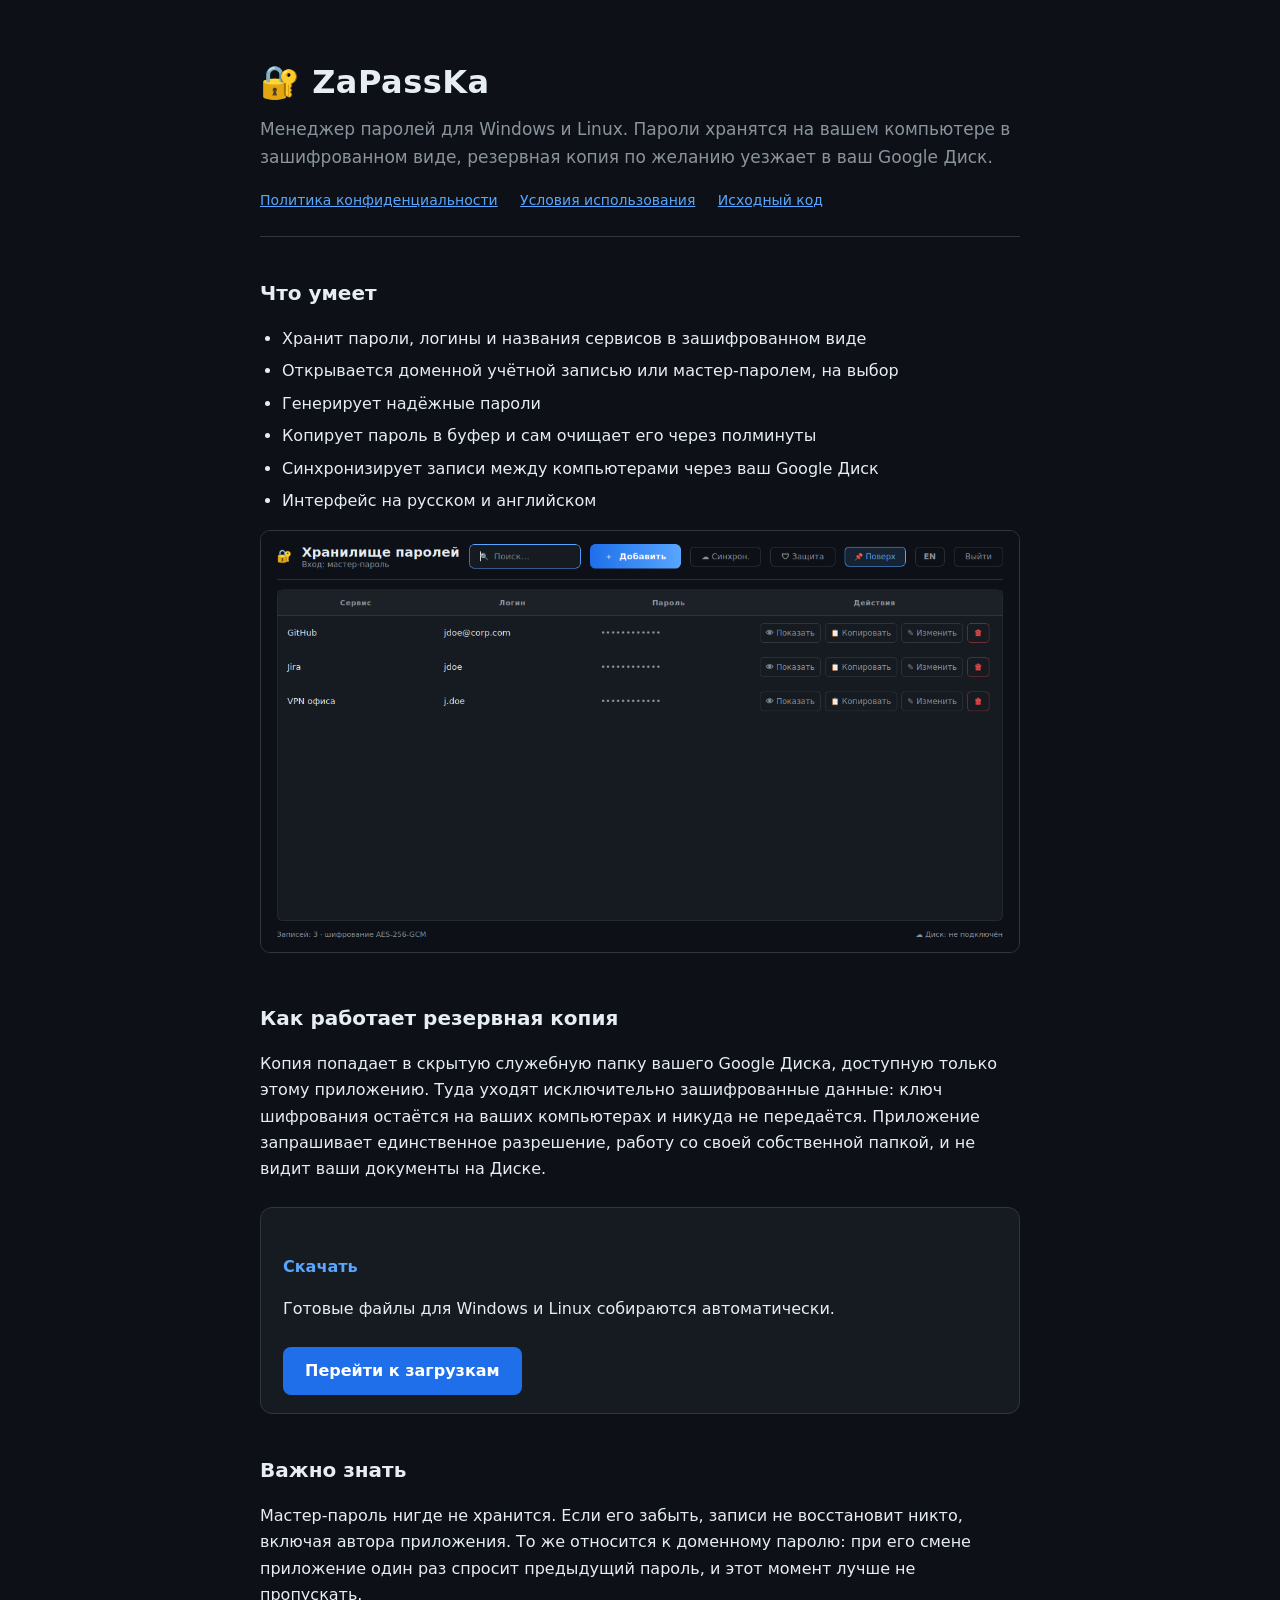
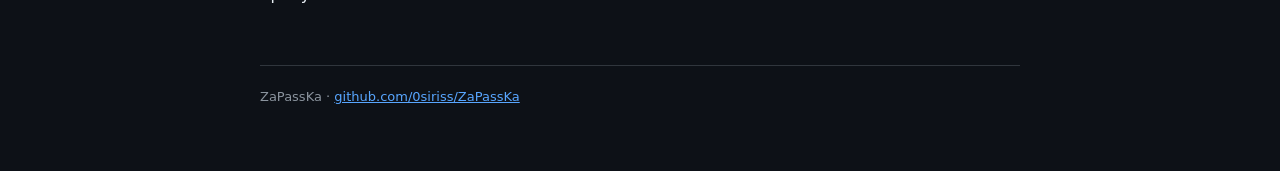
<file: docs/index.html>
<!doctype html>
<html lang="ru">
<head>
<meta charset="utf-8">
<meta name="viewport" content="width=device-width, initial-scale=1">
<title>ZaPassKa — менеджер паролей</title>
<link rel="stylesheet" href="style.css">
</head>
<body>
<main>
  <header>
    <h1>🔐 ZaPassKa</h1>
    <p class="lead">Менеджер паролей для Windows и Linux. Пароли хранятся на
      вашем компьютере в зашифрованном виде, резервная копия по желанию уезжает
      в ваш Google Диск.</p>
    <nav>
      <a href="privacy.html">Политика конфиденциальности</a>
      <a href="terms.html">Условия использования</a>
      <a href="https://github.com/0siriss/ZaPassKa">Исходный код</a>
    </nav>
  </header>

  <h2>Что умеет</h2>
  <ul>
    <li>Хранит пароли, логины и названия сервисов в зашифрованном виде</li>
    <li>Открывается доменной учётной записью или мастер-паролем, на выбор</li>
    <li>Генерирует надёжные пароли</li>
    <li>Копирует пароль в буфер и сам очищает его через полминуты</li>
    <li>Синхронизирует записи между компьютерами через ваш Google Диск</li>
    <li>Интерфейс на русском и английском</li>
  </ul>

  <img src="screenshots/vault.png" alt="Окно хранилища">

  <h2>Как работает резервная копия</h2>
  <p>Копия попадает в скрытую служебную папку вашего Google Диска, доступную
    только этому приложению. Туда уходят исключительно зашифрованные данные:
    ключ шифрования остаётся на ваших компьютерах и никуда не передаётся.
    Приложение запрашивает единственное разрешение, работу со своей
    собственной папкой, и не видит ваши документы на Диске.</p>

  <div class="card">
    <h3>Скачать</h3>
    <p>Готовые файлы для Windows и Linux собираются автоматически.</p>
    <a class="btn" href="https://github.com/0siriss/ZaPassKa/releases">Перейти к загрузкам</a>
  </div>

  <h2>Важно знать</h2>
  <p>Мастер-пароль нигде не хранится. Если его забыть, записи не восстановит
    никто, включая автора приложения. То же относится к доменному паролю: при
    его смене приложение один раз спросит предыдущий пароль, и этот момент
    лучше не пропускать.</p>

  <footer>
    ZaPassKa · <a href="https://github.com/0siriss/ZaPassKa">github.com/0siriss/ZaPassKa</a>
  </footer>
</main>
</body>
</html>
</file>
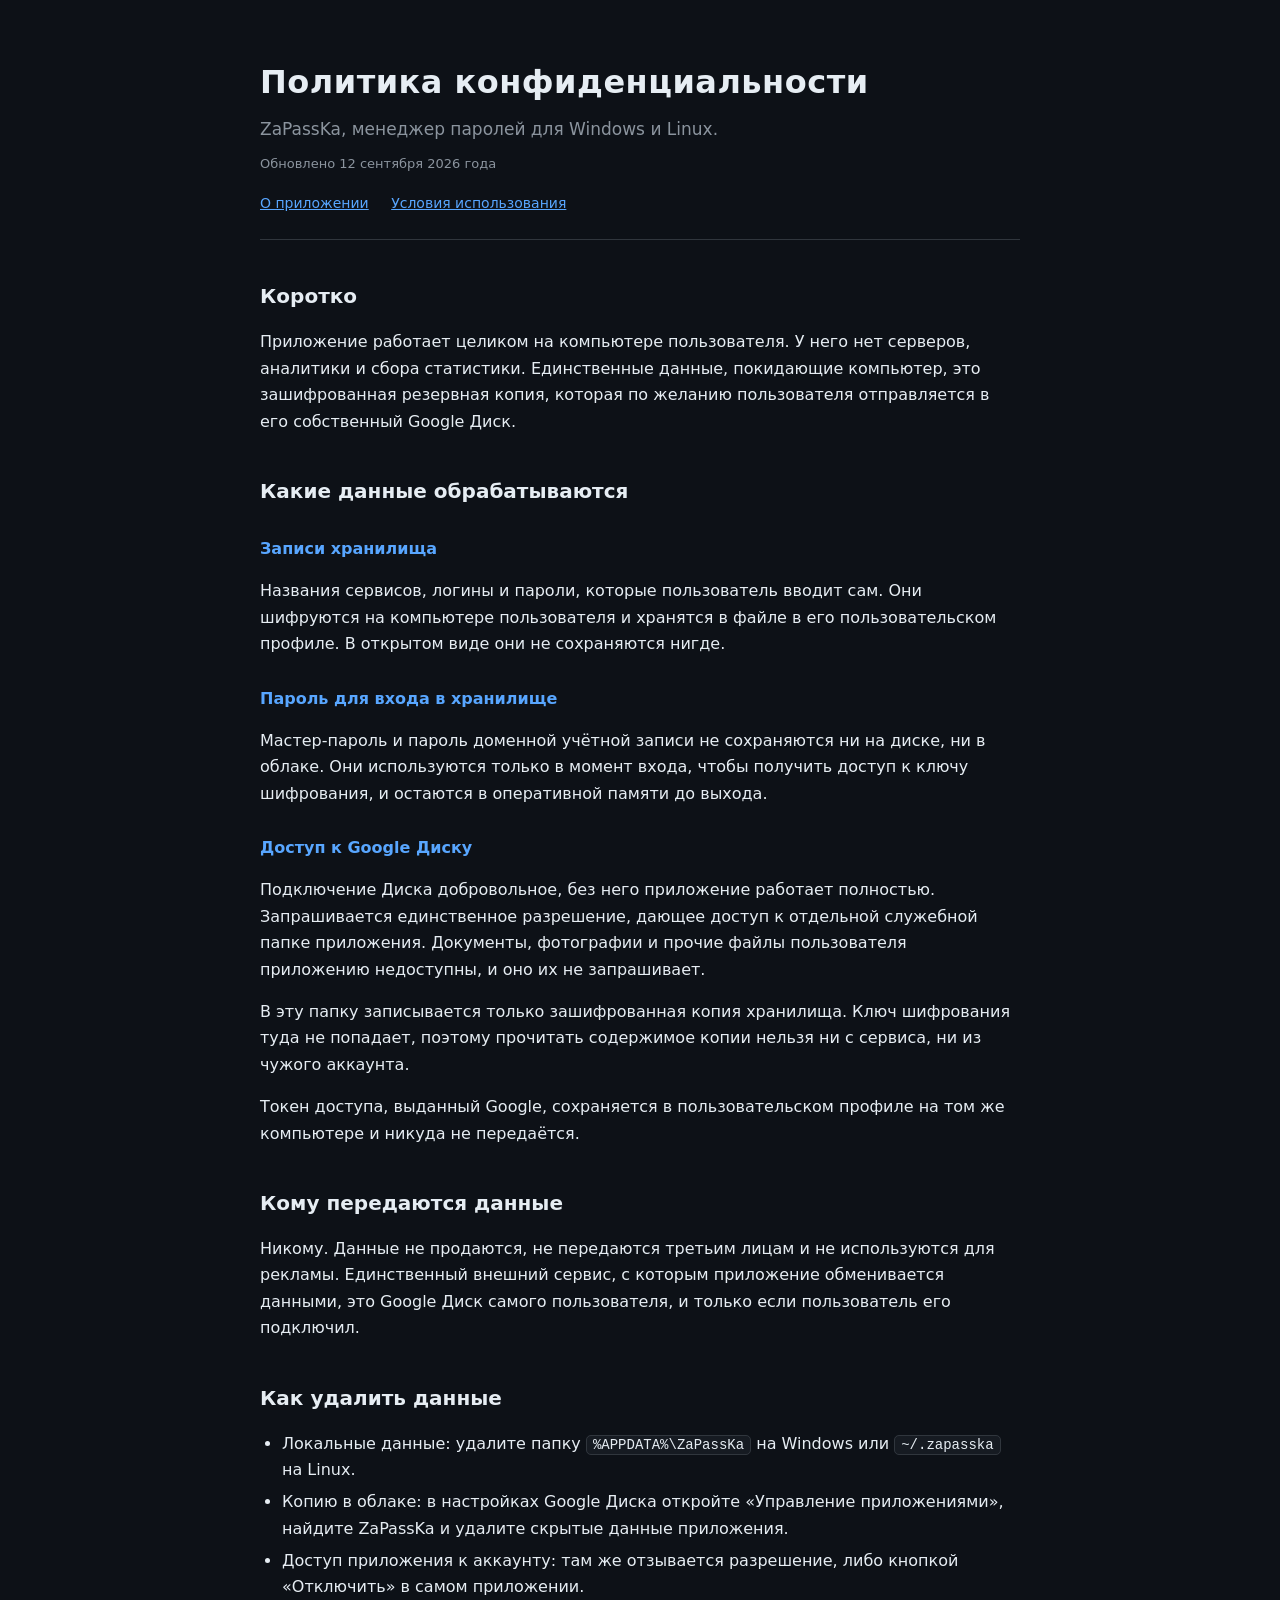
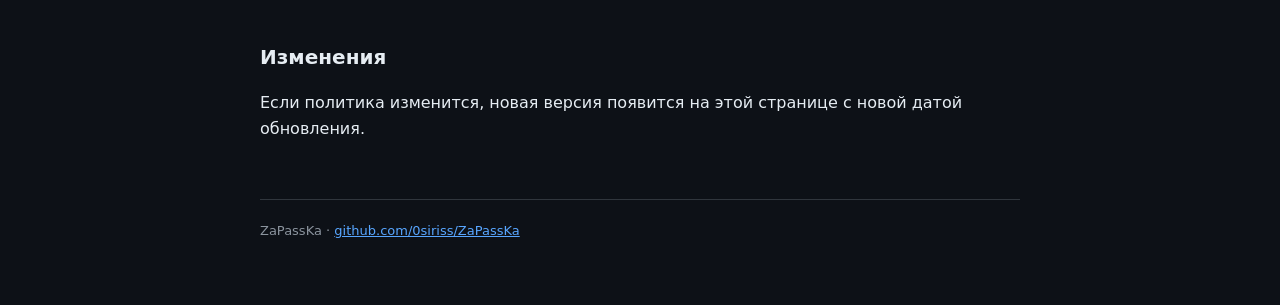
<file: docs/privacy.html>
<!doctype html>
<html lang="ru">
<head>
<meta charset="utf-8">
<meta name="viewport" content="width=device-width, initial-scale=1">
<title>Политика конфиденциальности — ZaPassKa</title>
<link rel="stylesheet" href="style.css">
</head>
<body>
<main>
  <header>
    <h1>Политика конфиденциальности</h1>
    <p class="lead">ZaPassKa, менеджер паролей для Windows и Linux.</p>
    <p class="updated">Обновлено 12 сентября 2026 года</p>
    <nav>
      <a href="index.html">О приложении</a>
      <a href="terms.html">Условия использования</a>
    </nav>
  </header>

  <h2>Коротко</h2>
  <p>Приложение работает целиком на компьютере пользователя. У него нет
    серверов, аналитики и сбора статистики. Единственные данные, покидающие
    компьютер, это зашифрованная резервная копия, которая по желанию
    пользователя отправляется в его собственный Google Диск.</p>

  <h2>Какие данные обрабатываются</h2>
  <h3>Записи хранилища</h3>
  <p>Названия сервисов, логины и пароли, которые пользователь вводит сам. Они
    шифруются на компьютере пользователя и хранятся в файле в его
    пользовательском профиле. В открытом виде они не сохраняются нигде.</p>

  <h3>Пароль для входа в хранилище</h3>
  <p>Мастер-пароль и пароль доменной учётной записи не сохраняются ни на диске,
    ни в облаке. Они используются только в момент входа, чтобы получить доступ
    к ключу шифрования, и остаются в оперативной памяти до выхода.</p>

  <h3>Доступ к Google Диску</h3>
  <p>Подключение Диска добровольное, без него приложение работает полностью.
    Запрашивается единственное разрешение, дающее доступ к отдельной служебной
    папке приложения. Документы, фотографии и прочие файлы пользователя
    приложению недоступны, и оно их не запрашивает.</p>
  <p>В эту папку записывается только зашифрованная копия хранилища. Ключ
    шифрования туда не попадает, поэтому прочитать содержимое копии нельзя ни
    с сервиса, ни из чужого аккаунта.</p>
  <p>Токен доступа, выданный Google, сохраняется в пользовательском профиле на
    том же компьютере и никуда не передаётся.</p>

  <h2>Кому передаются данные</h2>
  <p>Никому. Данные не продаются, не передаются третьим лицам и не
    используются для рекламы. Единственный внешний сервис, с которым
    приложение обменивается данными, это Google Диск самого пользователя, и
    только если пользователь его подключил.</p>

  <h2>Как удалить данные</h2>
  <ul>
    <li>Локальные данные: удалите папку <code>%APPDATA%\ZaPassKa</code> на
      Windows или <code>~/.zapasska</code> на Linux.</li>
    <li>Копию в облаке: в настройках Google Диска откройте «Управление
      приложениями», найдите ZaPassKa и удалите скрытые данные приложения.</li>
    <li>Доступ приложения к аккаунту: там же отзывается разрешение, либо
      кнопкой «Отключить» в самом приложении.</li>
  </ul>

  <h2>Изменения</h2>
  <p>Если политика изменится, новая версия появится на этой странице с новой
    датой обновления.</p>

  <footer>
    ZaPassKa · <a href="https://github.com/0siriss/ZaPassKa">github.com/0siriss/ZaPassKa</a>
  </footer>
</main>
</body>
</html>
</file>
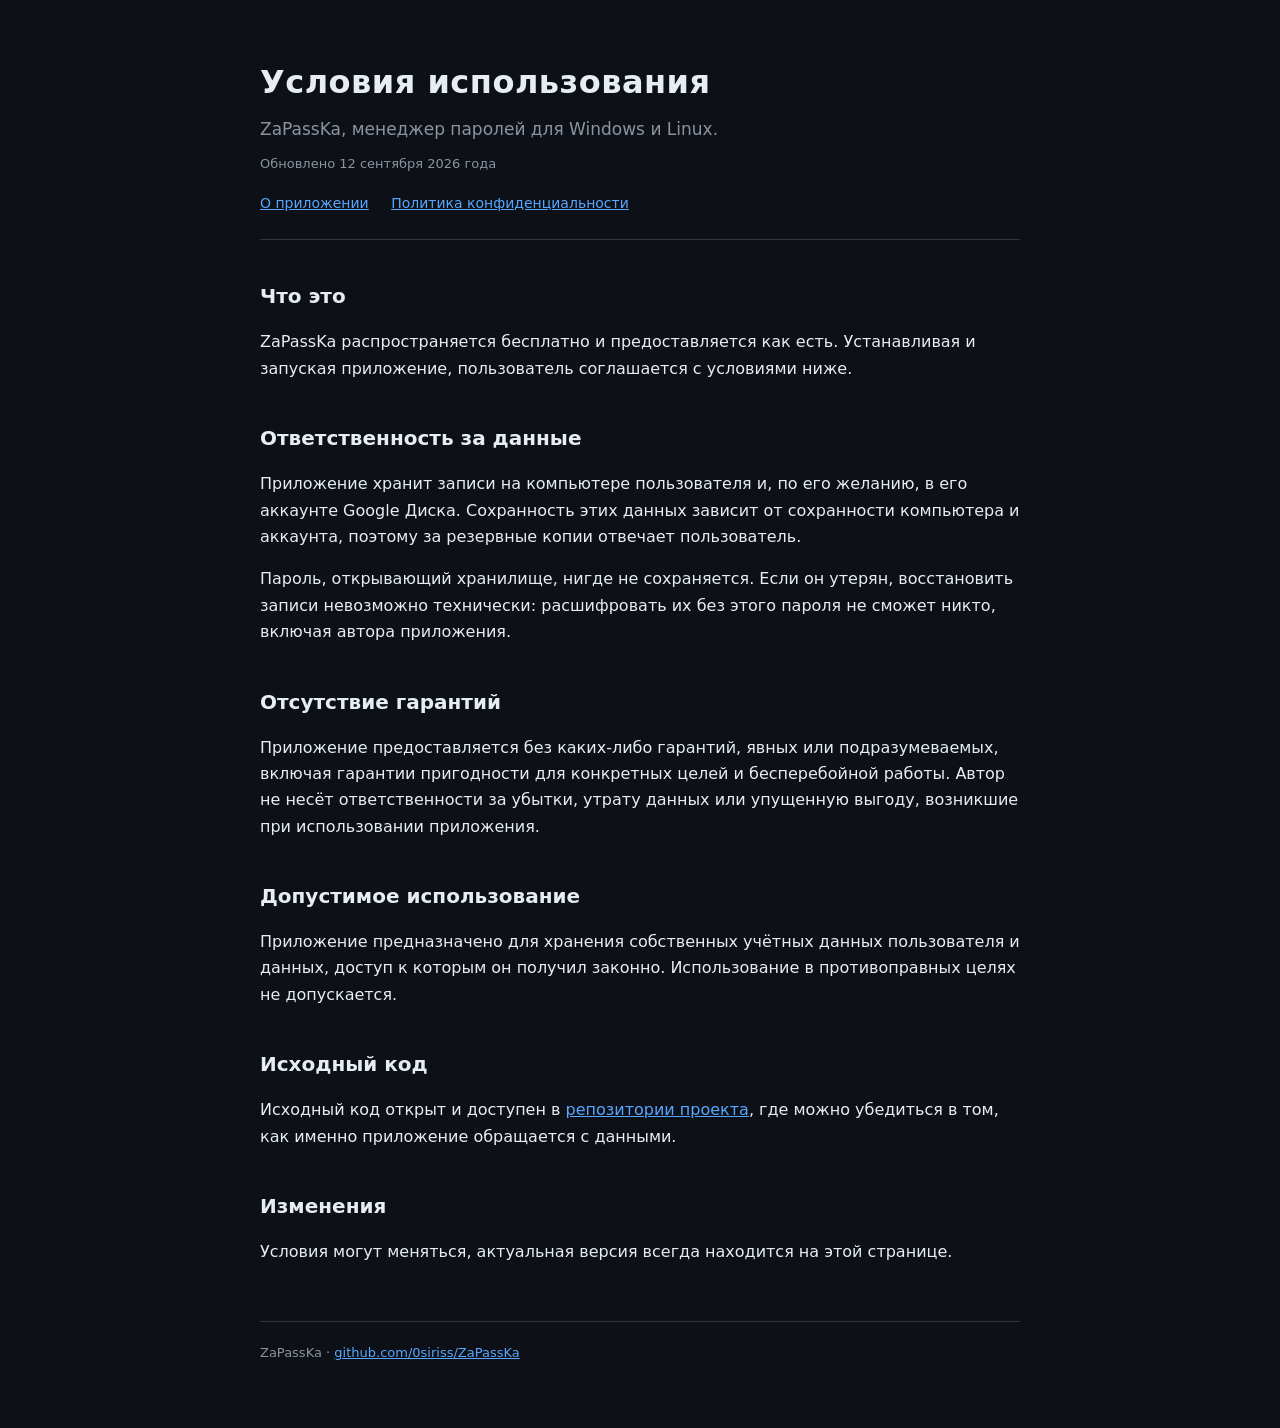
<file: docs/terms.html>
<!doctype html>
<html lang="ru">
<head>
<meta charset="utf-8">
<meta name="viewport" content="width=device-width, initial-scale=1">
<title>Условия использования — ZaPassKa</title>
<link rel="stylesheet" href="style.css">
</head>
<body>
<main>
  <header>
    <h1>Условия использования</h1>
    <p class="lead">ZaPassKa, менеджер паролей для Windows и Linux.</p>
    <p class="updated">Обновлено 12 сентября 2026 года</p>
    <nav>
      <a href="index.html">О приложении</a>
      <a href="privacy.html">Политика конфиденциальности</a>
    </nav>
  </header>

  <h2>Что это</h2>
  <p>ZaPassKa распространяется бесплатно и предоставляется как есть.
    Устанавливая и запуская приложение, пользователь соглашается с условиями
    ниже.</p>

  <h2>Ответственность за данные</h2>
  <p>Приложение хранит записи на компьютере пользователя и, по его желанию, в
    его аккаунте Google Диска. Сохранность этих данных зависит от сохранности
    компьютера и аккаунта, поэтому за резервные копии отвечает пользователь.</p>
  <p>Пароль, открывающий хранилище, нигде не сохраняется. Если он утерян,
    восстановить записи невозможно технически: расшифровать их без этого
    пароля не сможет никто, включая автора приложения.</p>

  <h2>Отсутствие гарантий</h2>
  <p>Приложение предоставляется без каких-либо гарантий, явных или
    подразумеваемых, включая гарантии пригодности для конкретных целей и
    бесперебойной работы. Автор не несёт ответственности за убытки, утрату
    данных или упущенную выгоду, возникшие при использовании приложения.</p>

  <h2>Допустимое использование</h2>
  <p>Приложение предназначено для хранения собственных учётных данных
    пользователя и данных, доступ к которым он получил законно. Использование
    в противоправных целях не допускается.</p>

  <h2>Исходный код</h2>
  <p>Исходный код открыт и доступен в
    <a href="https://github.com/0siriss/ZaPassKa">репозитории проекта</a>, где
    можно убедиться в том, как именно приложение обращается с данными.</p>

  <h2>Изменения</h2>
  <p>Условия могут меняться, актуальная версия всегда находится на этой
    странице.</p>

  <footer>
    ZaPassKa · <a href="https://github.com/0siriss/ZaPassKa">github.com/0siriss/ZaPassKa</a>
  </footer>
</main>
</body>
</html>
</file>
<file: docs/style.css>
:root {
    --bg: #0d1117;
    --panel: #161b22;
    --border: #30363d;
    --text: #e6edf3;
    --dim: #8b949e;
    --accent: #58a6ff;
}
* { box-sizing: border-box; }
body {
    margin: 0;
    padding: 0 20px 64px;
    background: var(--bg);
    color: var(--text);
    font-family: 'Segoe UI', system-ui, -apple-system, sans-serif;
    font-size: 16px;
    line-height: 1.65;
}
main { max-width: 760px; margin: 0 auto; }
header { padding: 56px 0 24px; border-bottom: 1px solid var(--border); }
h1 { font-size: 32px; margin: 0 0 6px; letter-spacing: 0.5px; }
h2 { font-size: 20px; margin: 40px 0 12px; }
h3 { font-size: 16px; margin: 28px 0 8px; color: var(--accent); }
p, li { color: var(--text); }
.lead { color: var(--dim); font-size: 17px; margin: 0; }
.updated { color: var(--dim); font-size: 13px; margin-top: 10px; }
a { color: var(--accent); }
ul { padding-left: 22px; }
li { margin: 6px 0; }
img { max-width: 100%; border: 1px solid var(--border); border-radius: 10px; }
.card {
    background: var(--panel);
    border: 1px solid var(--border);
    border-radius: 12px;
    padding: 18px 22px;
    margin: 24px 0;
}
.btn {
    display: inline-block;
    background: #1f6feb;
    color: #fff;
    text-decoration: none;
    padding: 11px 22px;
    border-radius: 8px;
    font-weight: 600;
    margin-top: 8px;
}
.btn:hover { background: var(--accent); }
nav { margin-top: 18px; font-size: 14px; }
nav a { margin-right: 18px; }
footer {
    margin-top: 56px;
    padding-top: 20px;
    border-top: 1px solid var(--border);
    color: var(--dim);
    font-size: 13px;
}
code {
    background: var(--panel);
    border: 1px solid var(--border);
    border-radius: 5px;
    padding: 1px 6px;
    font-size: 14px;
}
</file>
